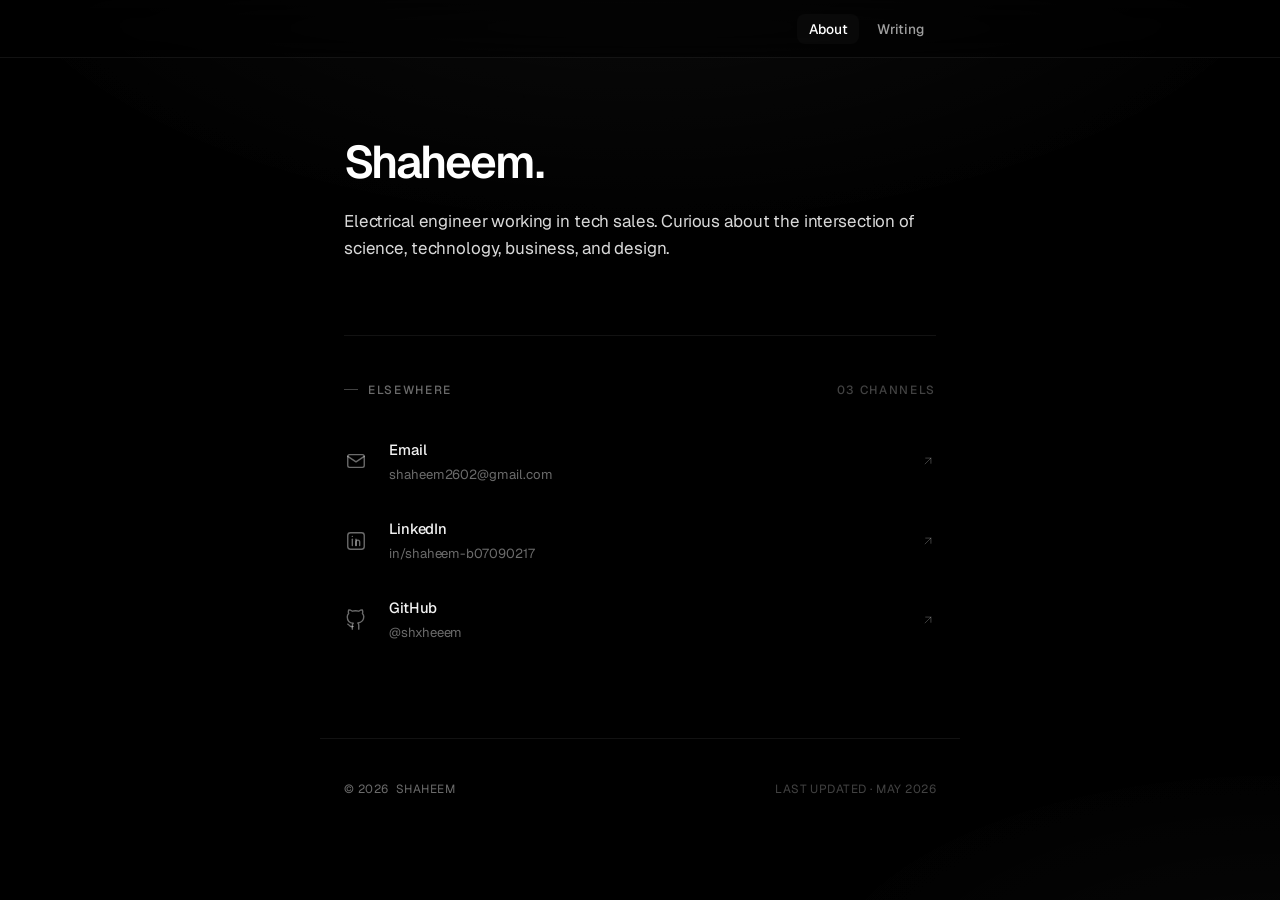
<file: index.html>
<!DOCTYPE html>
<html lang="en">
<head>
    <meta charset="UTF-8">
    <meta name="viewport" content="width=device-width, initial-scale=1.0">
    <meta name="description" content="Shaheem — electrical engineer working at the intersection of science, technology, business, and design. Based in the UK, raised in the UAE.">
    <link rel="stylesheet" href="styles.css">
    <link rel="stylesheet" href="about.css">
    <title>Shaheem</title>
</head>
<body>
    <header class="site-header">
        <div class="site-header-inner">
            <nav>
                <ul class="site-nav">
                    <li><a href="./" class="is-active">About</a></li>
                    <li><a href="./blog">Writing</a></li>
                </ul>
            </nav>
        </div>
    </header>

    <main class="shell">
        <section class="hero" data-reveal>
            <h1 class="hero-name">Shaheem.</h1>
            <p class="hero-lede">Electrical engineer working in tech sales. Curious about the intersection of science, technology, business, and design.</p>
        </section>

        <section class="section" data-reveal>
            <div class="section-head">
                <h2 class="section-label">Elsewhere</h2>
                <span class="section-aside">03 channels</span>
            </div>
            <ul class="connect-list">
                <li>
                    <a class="connect-link" href="mailto:shaheem2602@gmail.com">
                        <span class="connect-icon" aria-hidden="true">
                            <svg viewBox="0 0 24 24"><path d="M3 7l9 6 9-6"/><rect x="3" y="5" width="18" height="14" rx="2"/></svg>
                        </span>
                        <span class="connect-text">
                            <span class="connect-platform">Email</span>
                            <span class="connect-handle">shaheem2602@gmail.com</span>
                        </span>
                        <span class="connect-arrow" aria-hidden="true">
                            <svg viewBox="0 0 24 24"><path d="M7 17L17 7"/><path d="M8 7h9v9"/></svg>
                        </span>
                    </a>
                </li>
                <li>
                    <a class="connect-link" href="https://www.linkedin.com/in/shaheem-b07090217/" target="_blank" rel="noopener noreferrer">
                        <span class="connect-icon" aria-hidden="true">
                            <svg viewBox="0 0 24 24"><rect x="3" y="3" width="18" height="18" rx="3"/><path d="M8 10v7"/><path d="M8 7v.01"/><path d="M12 17v-4a2 2 0 0 1 4 0v4"/><path d="M12 10v7"/></svg>
                        </span>
                        <span class="connect-text">
                            <span class="connect-platform">LinkedIn</span>
                            <span class="connect-handle">in/shaheem-b07090217</span>
                        </span>
                        <span class="connect-arrow" aria-hidden="true">
                            <svg viewBox="0 0 24 24"><path d="M7 17L17 7"/><path d="M8 7h9v9"/></svg>
                        </span>
                    </a>
                </li>
                <li>
                    <a class="connect-link" href="https://github.com/shxheeem" target="_blank" rel="noopener noreferrer">
                        <span class="connect-icon" aria-hidden="true">
                            <svg viewBox="0 0 24 24"><path d="M9 19c-4 1.5-4-2-6-2.5"/><path d="M15 22v-4a3.5 3.5 0 0 0-1-2.7c3.3-.4 6.5-1.6 6.5-7A5.4 5.4 0 0 0 19 4.8 5 5 0 0 0 18.9 1S17.7.6 15 2.4a13.4 13.4 0 0 0-7 0C5.3.6 4.1 1 4.1 1A5 5 0 0 0 4 4.8a5.4 5.4 0 0 0-1.5 3.8c0 5.4 3.2 6.6 6.5 7A3.5 3.5 0 0 0 8 18.3V22"/></svg>
                        </span>
                        <span class="connect-text">
                            <span class="connect-platform">GitHub</span>
                            <span class="connect-handle">@shxheeem</span>
                        </span>
                        <span class="connect-arrow" aria-hidden="true">
                            <svg viewBox="0 0 24 24"><path d="M7 17L17 7"/><path d="M8 7h9v9"/></svg>
                        </span>
                    </a>
                </li>
            </ul>
        </section>
    </main>

    <footer class="site-footer">
        <p>&copy; 2026 &nbsp;Shaheem</p>
        <span class="footer-meta">Last updated &middot; May 2026</span>
    </footer>

    <script src="about.js"></script>
</body>
</html>
</file>
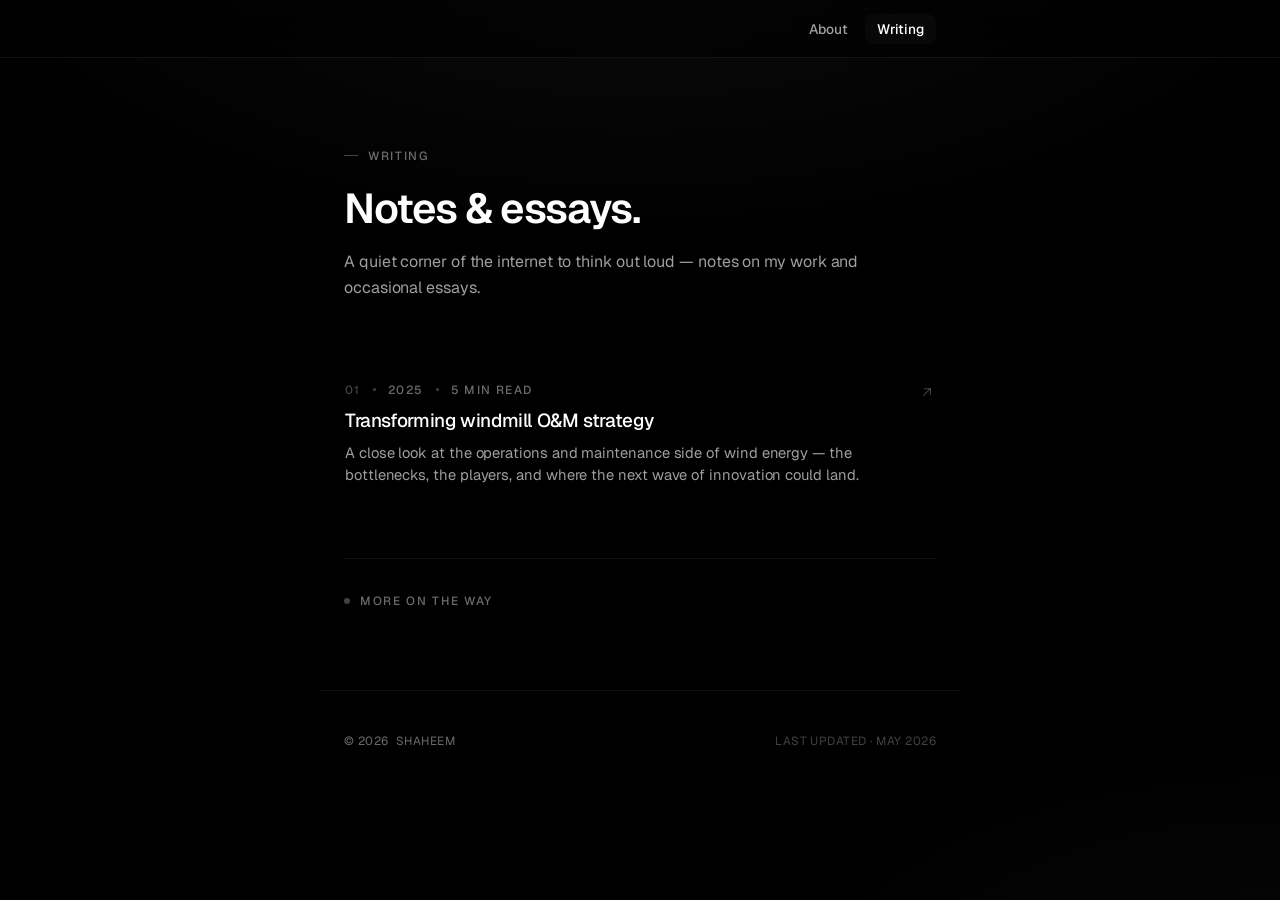
<file: blog.html>
<!DOCTYPE html>
<html lang="en">
<head>
    <meta charset="UTF-8">
    <meta name="viewport" content="width=device-width, initial-scale=1.0">
    <meta name="description" content="Writing by Shaheem — occasional notes on engineering, business, and the spaces in between.">
    <link rel="stylesheet" href="styles.css">
    <link rel="stylesheet" href="projects.css">
    <title>Writing &mdash; Shaheem</title>
</head>
<body>
    <header class="site-header">
        <div class="site-header-inner">
            <nav>
                <ul class="site-nav">
                    <li><a href="./">About</a></li>
                    <li><a href="./blog" class="is-active">Writing</a></li>
                </ul>
            </nav>
        </div>
    </header>

    <main class="shell">
        <section class="writing-intro" data-reveal>
            <p class="writing-eyebrow">Writing</p>
            <h1 class="writing-title">Notes &amp; essays.</h1>
            <p class="writing-lede">A quiet corner of the internet to think out loud &mdash; notes on my work and occasional essays.</p>
        </section>

        <ul class="post-list" data-reveal>
            <li class="post-row">
                <a class="post-link" href="./problem">
                    <span class="post-main">
                        <span class="post-meta-top">
                            <span class="post-index">01</span>
                            <span class="post-meta-dot" aria-hidden="true"></span>
                            <span>2025</span>
                            <span class="post-meta-dot" aria-hidden="true"></span>
                            <span>5 min read</span>
                        </span>
                        <span class="post-title">Transforming windmill O&amp;M strategy</span>
                        <span class="post-desc">A close look at the operations and maintenance side of wind energy &mdash; the bottlenecks, the players, and where the next wave of innovation could land.</span>
                    </span>
                    <span class="post-arrow" aria-hidden="true">
                        <svg viewBox="0 0 24 24"><path d="M7 17L17 7"/><path d="M8 7h9v9"/></svg>
                    </span>
                </a>
            </li>
        </ul>

        <p class="writing-foot">More on the way</p>
    </main>

    <footer class="site-footer">
        <p>&copy; 2026 &nbsp;Shaheem</p>
        <span class="footer-meta">Last updated &middot; May 2026</span>
    </footer>

    <script src="about.js"></script>
</body>
</html>
</file>
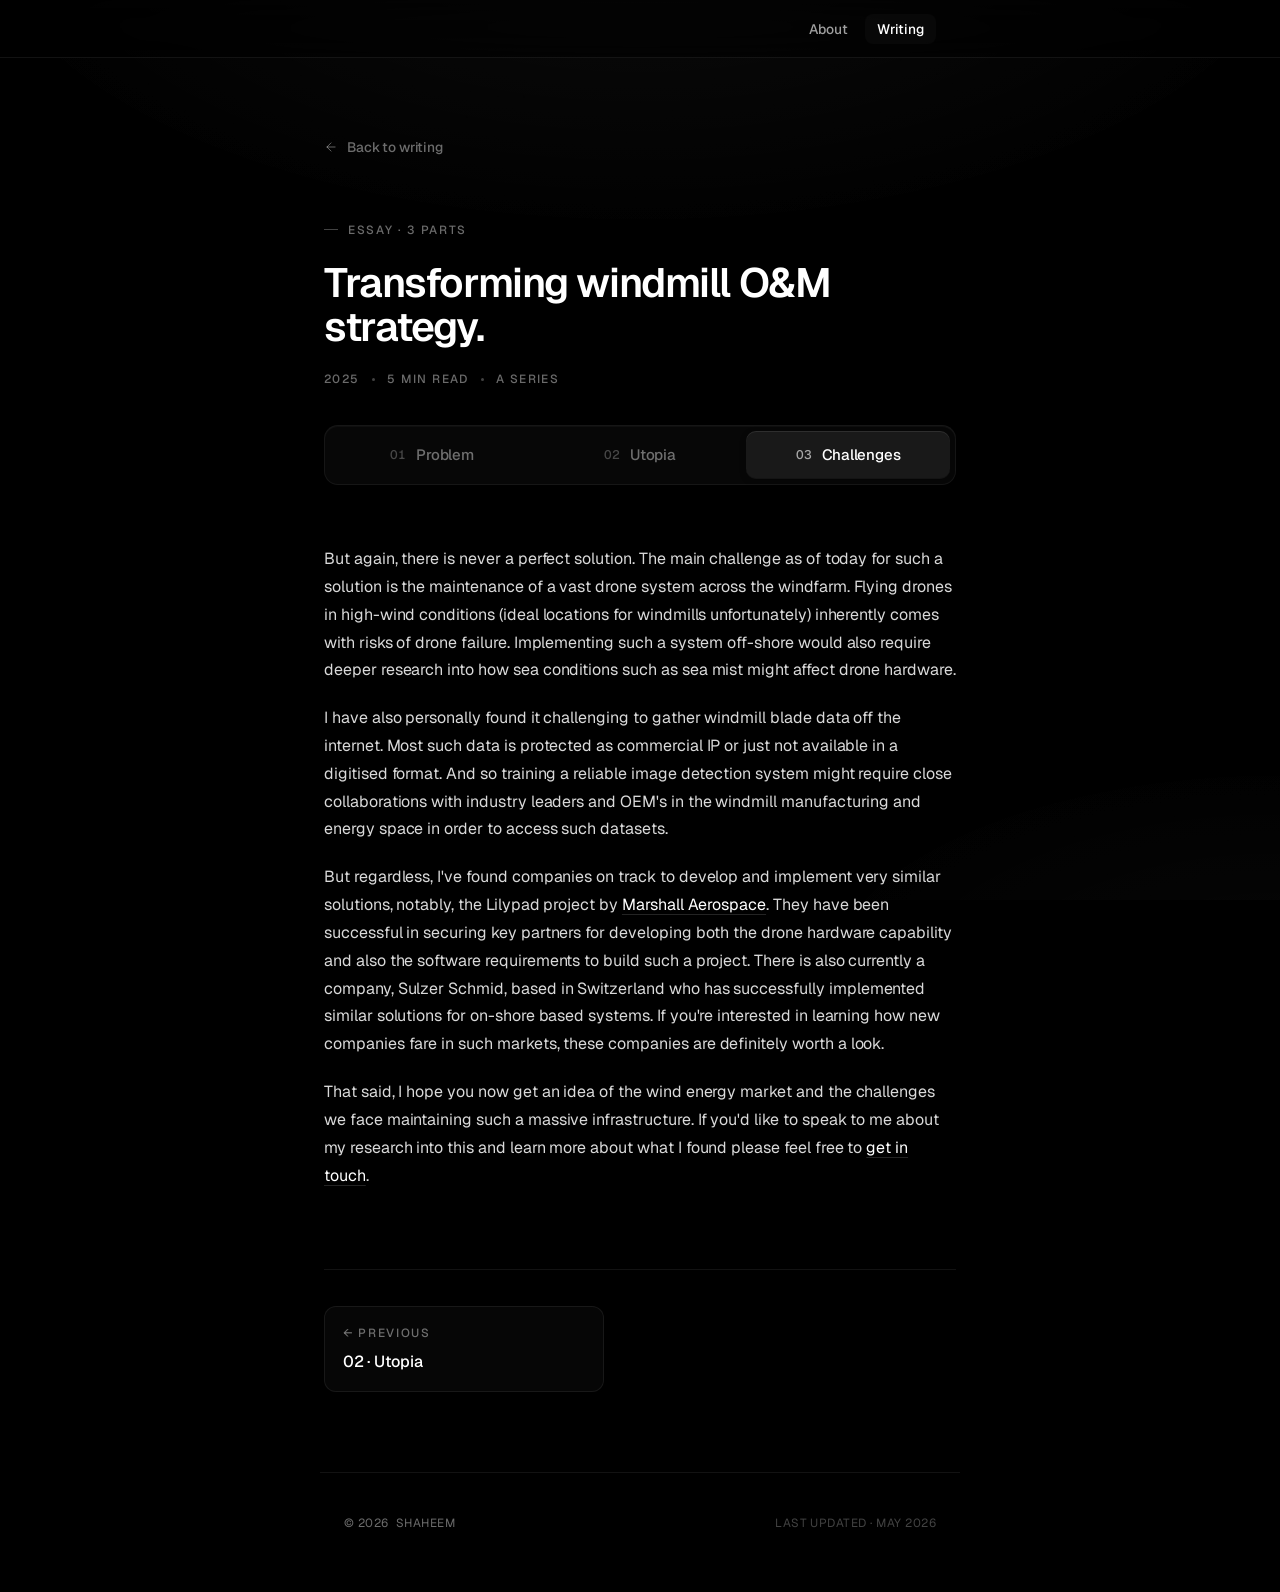
<file: challenges.html>
<!DOCTYPE html>
<html lang="en">
<head>
    <meta charset="UTF-8">
    <meta name="viewport" content="width=device-width, initial-scale=1.0">
    <meta name="description" content="The trade-offs of a drone-led approach to windmill O&M — and the companies already moving in that direction.">
    <link rel="stylesheet" href="styles.css">
    <link rel="stylesheet" href="blogs.css">
    <title>Challenges &mdash; Transforming windmill O&amp;M strategy</title>
</head>
<body>
    <header class="site-header">
        <div class="site-header-inner">
            <nav>
                <ul class="site-nav">
                    <li><a href="./">About</a></li>
                    <li><a href="./blog" class="is-active">Writing</a></li>
                </ul>
            </nav>
        </div>
    </header>

    <main class="shell post-shell">
        <a class="post-back" href="./blog" data-reveal>
            <svg viewBox="0 0 24 24" aria-hidden="true"><path d="M19 12H5"/><path d="M12 19l-7-7 7-7"/></svg>
            Back to writing
        </a>

        <article>
            <header class="post-header" data-reveal>
                <p class="post-eyebrow">Essay &middot; 3 parts</p>
                <h1 class="post-title-hero">Transforming windmill O&amp;M strategy.</h1>
                <div class="post-meta-hero">
                    <span>2025</span>
                    <span class="post-meta-dot" aria-hidden="true"></span>
                    <span>5 min read</span>
                    <span class="post-meta-dot" aria-hidden="true"></span>
                    <span>A series</span>
                </div>
            </header>

            <ul class="post-parts" data-reveal>
                <li><a class="post-part" href="./problem">
                    <span class="post-part-num">01</span>
                    <span class="post-part-name">Problem</span>
                </a></li>
                <li><a class="post-part" href="./utopia">
                    <span class="post-part-num">02</span>
                    <span class="post-part-name">Utopia</span>
                </a></li>
                <li><a class="post-part is-active" href="./challenges">
                    <span class="post-part-num">03</span>
                    <span class="post-part-name">Challenges</span>
                </a></li>
            </ul>

            <div class="prose" data-reveal>
                <p>But again, there is never a perfect solution. The main challenge as of today for such a solution is the maintenance of a vast drone system across the windfarm. Flying drones in high-wind conditions (ideal locations for windmills unfortunately) inherently comes with risks of drone failure. Implementing such a system off-shore would also require deeper research into how sea conditions such as sea mist might affect drone hardware.</p>

                <p>I have also personally found it challenging to gather windmill blade data off the internet. Most such data is protected as commercial IP or just not available in a digitised format. And so training a reliable image detection system might require close collaborations with industry leaders and OEM's in the windmill manufacturing and energy space in order to access such datasets.</p>

                <p>But regardless, I've found companies on track to develop and implement very similar solutions, notably, the Lilypad project by <a href="https://marshallgroup.com/en/news-stories/lilypad-a-logical-progression-in-uncrewed-aviation" target="_blank" rel="noopener noreferrer">Marshall Aerospace</a>. They have been successful in securing key partners for developing both the drone hardware capability and also the software requirements to build such a project. There is also currently a company, Sulzer Schmid, based in Switzerland who has successfully implemented similar solutions for on-shore based systems. If you're interested in learning how new companies fare in such markets, these companies are definitely worth a look.</p>

                <p>That said, I hope you now get an idea of the wind energy market and the challenges we face maintaining such a massive infrastructure. If you'd like to speak to me about my research into this and learn more about what I found please feel free to <a href="mailto:shaheem2602@gmail.com">get in touch</a>.</p>
            </div>

            <nav class="post-nav-foot" data-reveal>
                <a class="post-nav-link post-nav-prev" href="./utopia">
                    <span class="post-nav-label">&larr; Previous</span>
                    <span class="post-nav-title">02 &middot; Utopia</span>
                </a>
            </nav>
        </article>
    </main>

    <footer class="site-footer">
        <p>&copy; 2026 &nbsp;Shaheem</p>
        <span class="footer-meta">Last updated &middot; May 2026</span>
    </footer>

    <script src="about.js"></script>
</body>
</html>
</file>
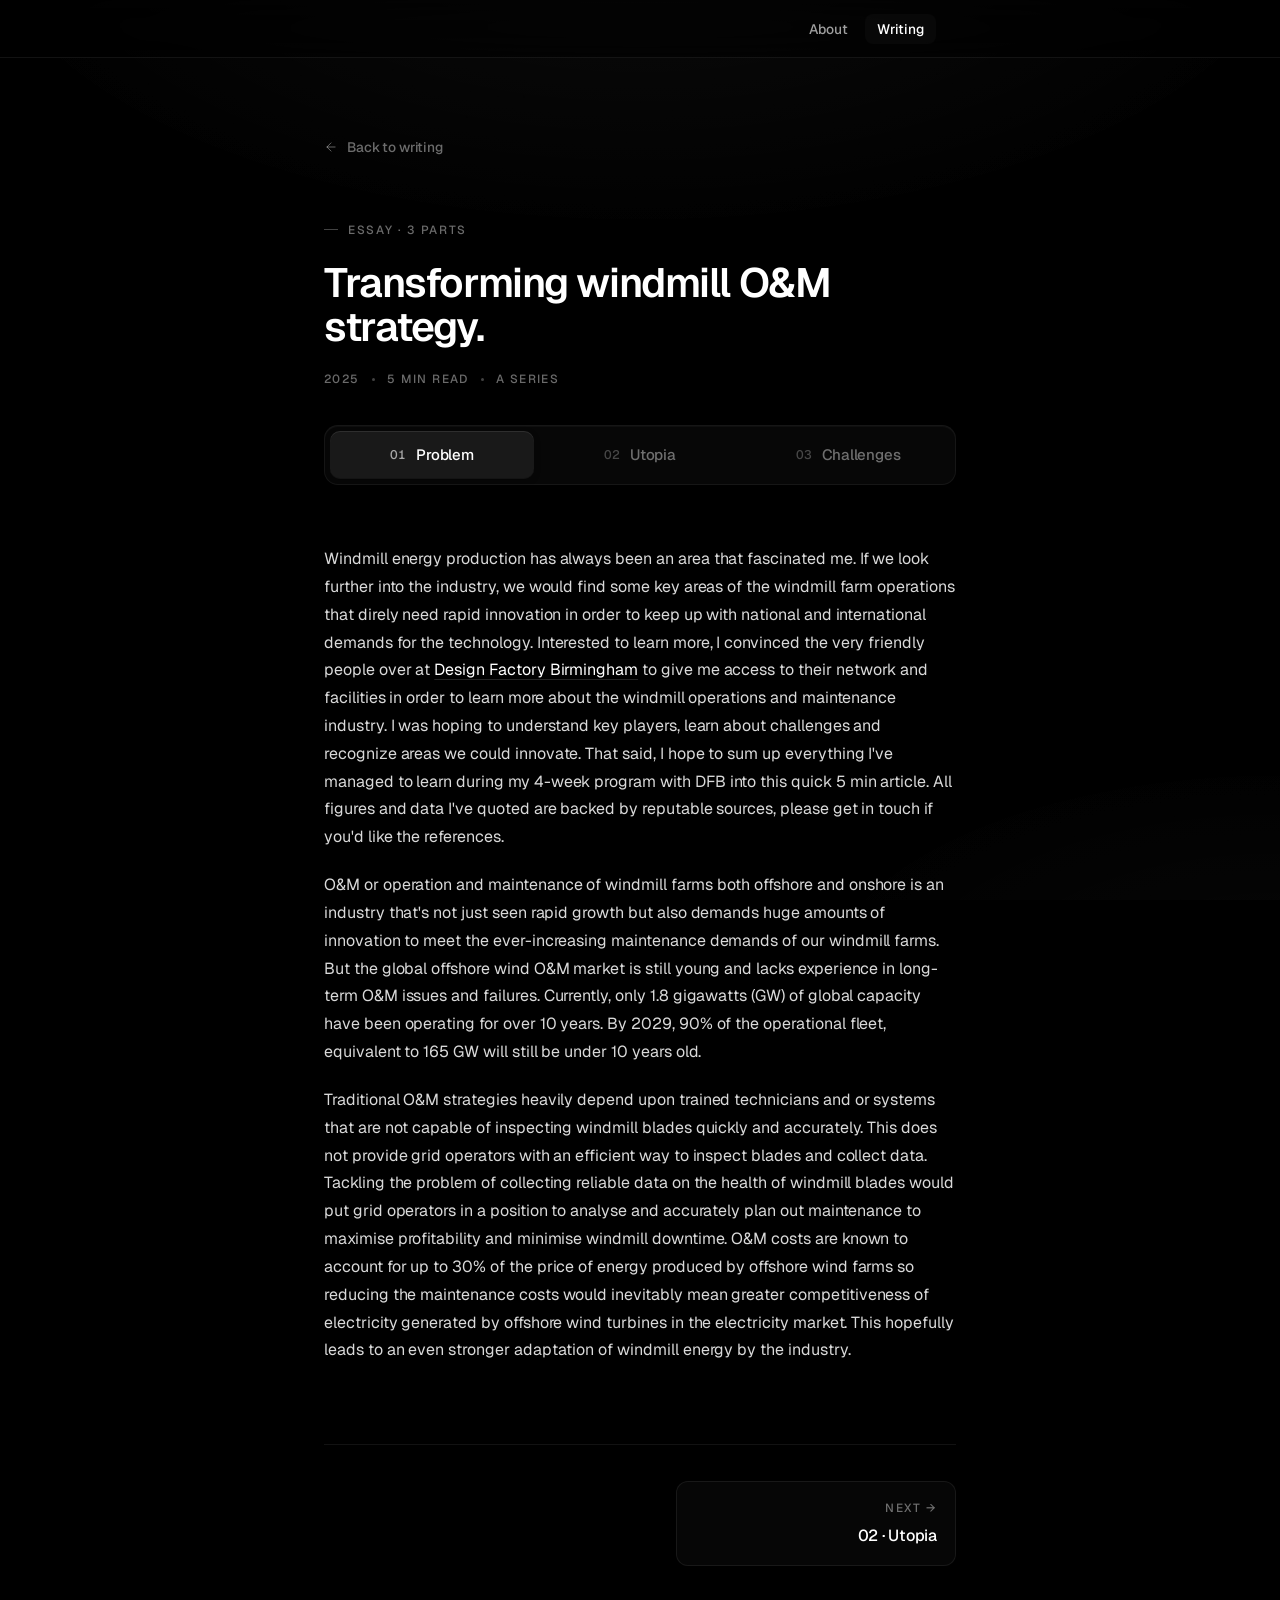
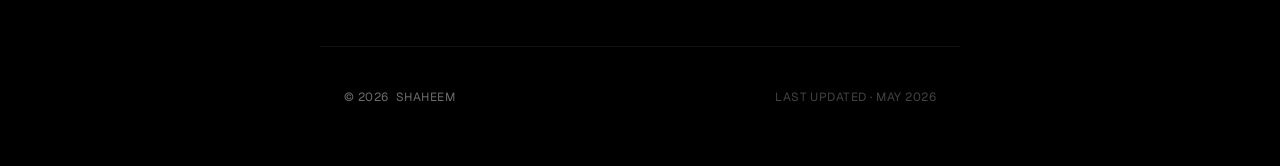
<file: problem.html>
<!DOCTYPE html>
<html lang="en">
<head>
    <meta charset="UTF-8">
    <meta name="viewport" content="width=device-width, initial-scale=1.0">
    <meta name="description" content="A close look at the operations and maintenance side of wind energy — the bottlenecks, the players, and where the next wave of innovation could land.">
    <link rel="stylesheet" href="styles.css">
    <link rel="stylesheet" href="blogs.css">
    <title>Problem &mdash; Transforming windmill O&amp;M strategy</title>
</head>
<body>
    <header class="site-header">
        <div class="site-header-inner">
            <nav>
                <ul class="site-nav">
                    <li><a href="./">About</a></li>
                    <li><a href="./blog" class="is-active">Writing</a></li>
                </ul>
            </nav>
        </div>
    </header>

    <main class="shell post-shell">
        <a class="post-back" href="./blog" data-reveal>
            <svg viewBox="0 0 24 24" aria-hidden="true"><path d="M19 12H5"/><path d="M12 19l-7-7 7-7"/></svg>
            Back to writing
        </a>

        <article>
            <header class="post-header" data-reveal>
                <p class="post-eyebrow">Essay &middot; 3 parts</p>
                <h1 class="post-title-hero">Transforming windmill O&amp;M strategy.</h1>
                <div class="post-meta-hero">
                    <span>2025</span>
                    <span class="post-meta-dot" aria-hidden="true"></span>
                    <span>5 min read</span>
                    <span class="post-meta-dot" aria-hidden="true"></span>
                    <span>A series</span>
                </div>
            </header>

            <ul class="post-parts" data-reveal>
                <li><a class="post-part is-active" href="./problem">
                    <span class="post-part-num">01</span>
                    <span class="post-part-name">Problem</span>
                </a></li>
                <li><a class="post-part" href="./utopia">
                    <span class="post-part-num">02</span>
                    <span class="post-part-name">Utopia</span>
                </a></li>
                <li><a class="post-part" href="./challenges">
                    <span class="post-part-num">03</span>
                    <span class="post-part-name">Challenges</span>
                </a></li>
            </ul>

            <div class="prose" data-reveal>
                <p>Windmill energy production has always been an area that fascinated me. If we look further into the industry, we would find some key areas of the windmill farm operations that direly need rapid innovation in order to keep up with national and international demands for the technology. Interested to learn more, I convinced the very friendly people over at <a href="https://www.aston.ac.uk/business/design-factory-birmingham" target="_blank" rel="noopener noreferrer">Design Factory Birmingham</a> to give me access to their network and facilities in order to learn more about the windmill operations and maintenance industry. I was hoping to understand key players, learn about challenges and recognize areas we could innovate. That said, I hope to sum up everything I've managed to learn during my 4-week program with DFB into this quick 5 min article. All figures and data I've quoted are backed by reputable sources, please get in touch if you'd like the references.</p>

                <p>O&amp;M or operation and maintenance of windmill farms both offshore and onshore is an industry that's not just seen rapid growth but also demands huge amounts of innovation to meet the ever-increasing maintenance demands of our windmill farms. But the global offshore wind O&amp;M market is still young and lacks experience in long-term O&amp;M issues and failures. Currently, only 1.8 gigawatts (GW) of global capacity have been operating for over 10 years. By 2029, 90% of the operational fleet, equivalent to 165 GW will still be under 10 years old.</p>

                <p>Traditional O&amp;M strategies heavily depend upon trained technicians and or systems that are not capable of inspecting windmill blades quickly and accurately. This does not provide grid operators with an efficient way to inspect blades and collect data. Tackling the problem of collecting reliable data on the health of windmill blades would put grid operators in a position to analyse and accurately plan out maintenance to maximise profitability and minimise windmill downtime. O&amp;M costs are known to account for up to 30% of the price of energy produced by offshore wind farms so reducing the maintenance costs would inevitably mean greater competitiveness of electricity generated by offshore wind turbines in the electricity market. This hopefully leads to an even stronger adaptation of windmill energy by the industry.</p>
            </div>

            <nav class="post-nav-foot" data-reveal>
                <a class="post-nav-link post-nav-next" href="./utopia">
                    <span class="post-nav-label">Next &rarr;</span>
                    <span class="post-nav-title">02 &middot; Utopia</span>
                </a>
            </nav>
        </article>
    </main>

    <footer class="site-footer">
        <p>&copy; 2026 &nbsp;Shaheem</p>
        <span class="footer-meta">Last updated &middot; May 2026</span>
    </footer>

    <script src="about.js"></script>
</body>
</html>
</file>
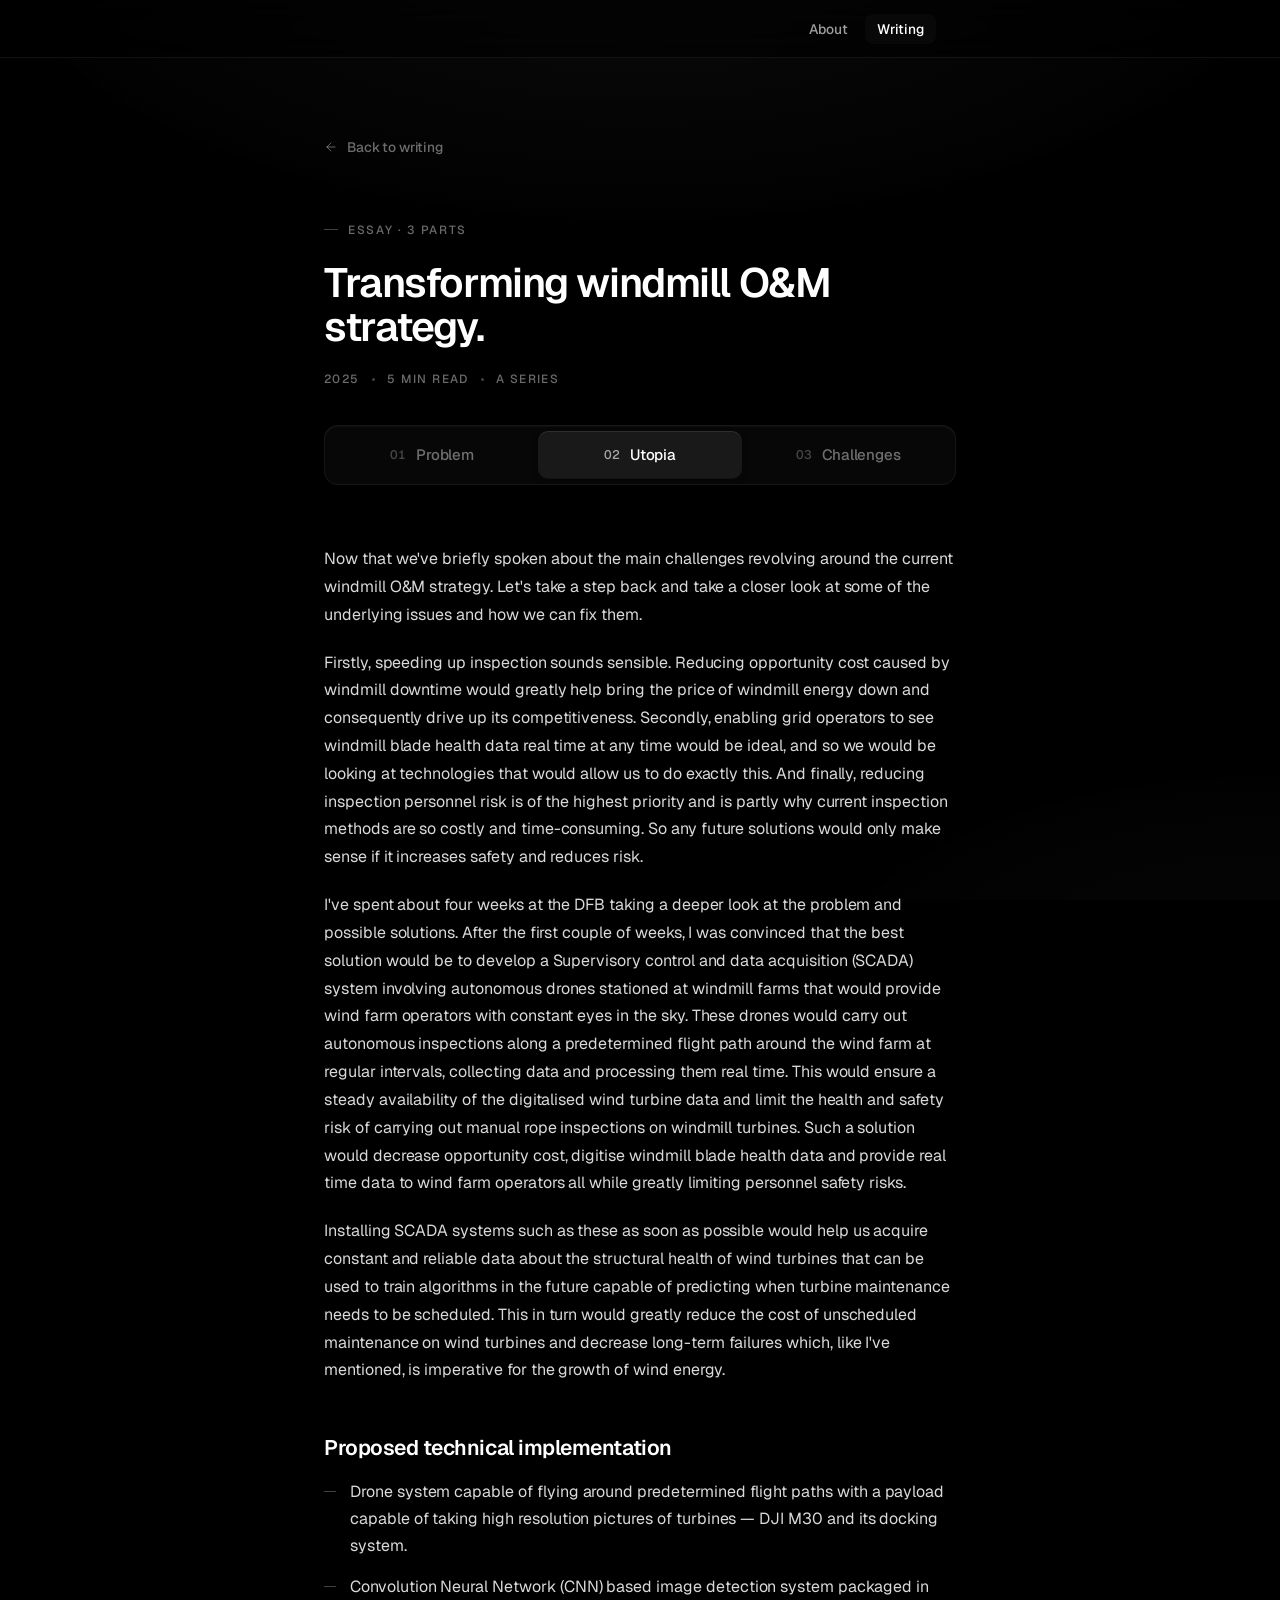
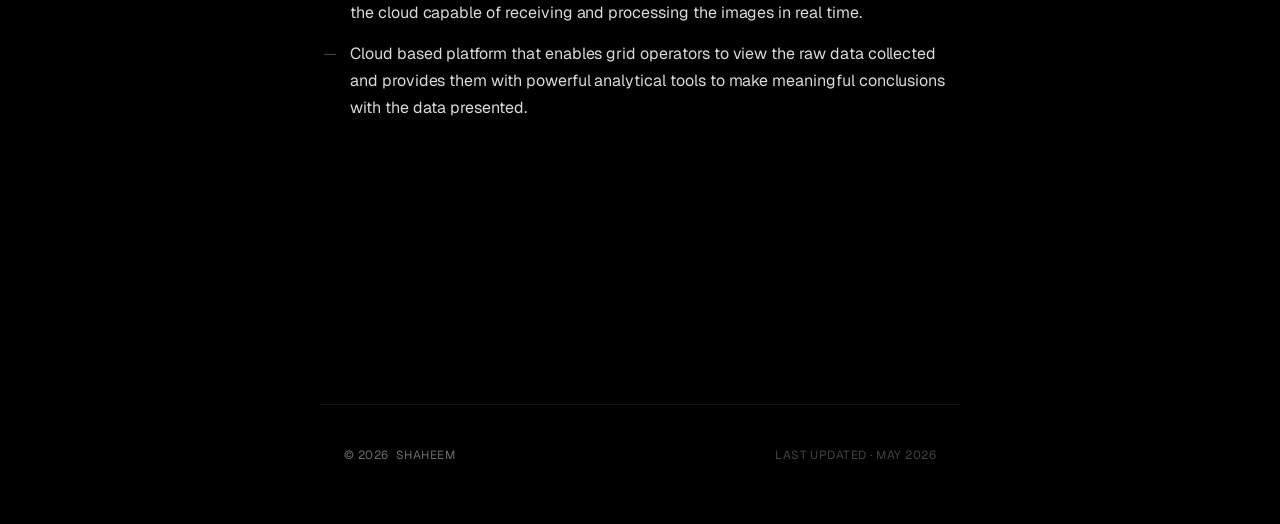
<file: utopia.html>
<!DOCTYPE html>
<html lang="en">
<head>
    <meta charset="UTF-8">
    <meta name="viewport" content="width=device-width, initial-scale=1.0">
    <meta name="description" content="Imagining a SCADA-led, drone-based future for windmill operations and maintenance.">
    <link rel="stylesheet" href="styles.css">
    <link rel="stylesheet" href="blogs.css">
    <title>Utopia &mdash; Transforming windmill O&amp;M strategy</title>
</head>
<body>
    <header class="site-header">
        <div class="site-header-inner">
            <nav>
                <ul class="site-nav">
                    <li><a href="./">About</a></li>
                    <li><a href="./blog" class="is-active">Writing</a></li>
                </ul>
            </nav>
        </div>
    </header>

    <main class="shell post-shell">
        <a class="post-back" href="./blog" data-reveal>
            <svg viewBox="0 0 24 24" aria-hidden="true"><path d="M19 12H5"/><path d="M12 19l-7-7 7-7"/></svg>
            Back to writing
        </a>

        <article>
            <header class="post-header" data-reveal>
                <p class="post-eyebrow">Essay &middot; 3 parts</p>
                <h1 class="post-title-hero">Transforming windmill O&amp;M strategy.</h1>
                <div class="post-meta-hero">
                    <span>2025</span>
                    <span class="post-meta-dot" aria-hidden="true"></span>
                    <span>5 min read</span>
                    <span class="post-meta-dot" aria-hidden="true"></span>
                    <span>A series</span>
                </div>
            </header>

            <ul class="post-parts" data-reveal>
                <li><a class="post-part" href="./problem">
                    <span class="post-part-num">01</span>
                    <span class="post-part-name">Problem</span>
                </a></li>
                <li><a class="post-part is-active" href="./utopia">
                    <span class="post-part-num">02</span>
                    <span class="post-part-name">Utopia</span>
                </a></li>
                <li><a class="post-part" href="./challenges">
                    <span class="post-part-num">03</span>
                    <span class="post-part-name">Challenges</span>
                </a></li>
            </ul>

            <div class="prose" data-reveal>
                <p>Now that we've briefly spoken about the main challenges revolving around the current windmill O&amp;M strategy. Let's take a step back and take a closer look at some of the underlying issues and how we can fix them.</p>

                <p>Firstly, speeding up inspection sounds sensible. Reducing opportunity cost caused by windmill downtime would greatly help bring the price of windmill energy down and consequently drive up its competitiveness. Secondly, enabling grid operators to see windmill blade health data real time at any time would be ideal, and so we would be looking at technologies that would allow us to do exactly this. And finally, reducing inspection personnel risk is of the highest priority and is partly why current inspection methods are so costly and time-consuming. So any future solutions would only make sense if it increases safety and reduces risk.</p>

                <p>I've spent about four weeks at the DFB taking a deeper look at the problem and possible solutions. After the first couple of weeks, I was convinced that the best solution would be to develop a Supervisory control and data acquisition (SCADA) system involving autonomous drones stationed at windmill farms that would provide wind farm operators with constant eyes in the sky. These drones would carry out autonomous inspections along a predetermined flight path around the wind farm at regular intervals, collecting data and processing them real time. This would ensure a steady availability of the digitalised wind turbine data and limit the health and safety risk of carrying out manual rope inspections on windmill turbines. Such a solution would decrease opportunity cost, digitise windmill blade health data and provide real time data to wind farm operators all while greatly limiting personnel safety risks.</p>

                <p>Installing SCADA systems such as these as soon as possible would help us acquire constant and reliable data about the structural health of wind turbines that can be used to train algorithms in the future capable of predicting when turbine maintenance needs to be scheduled. This in turn would greatly reduce the cost of unscheduled maintenance on wind turbines and decrease long-term failures which, like I've mentioned, is imperative for the growth of wind energy.</p>

                <h2>Proposed technical implementation</h2>

                <ul>
                    <li>Drone system capable of flying around predetermined flight paths with a payload capable of taking high resolution pictures of turbines &mdash; DJI M30 and its docking system.</li>
                    <li>Convolution Neural Network (CNN) based image detection system packaged in the cloud capable of receiving and processing the images in real time.</li>
                    <li>Cloud based platform that enables grid operators to view the raw data collected and provides them with powerful analytical tools to make meaningful conclusions with the data presented.</li>
                </ul>
            </div>

            <nav class="post-nav-foot" data-reveal>
                <a class="post-nav-link post-nav-prev" href="./problem">
                    <span class="post-nav-label">&larr; Previous</span>
                    <span class="post-nav-title">01 &middot; Problem</span>
                </a>
                <a class="post-nav-link post-nav-next" href="./challenges">
                    <span class="post-nav-label">Next &rarr;</span>
                    <span class="post-nav-title">03 &middot; Challenges</span>
                </a>
            </nav>
        </article>
    </main>

    <footer class="site-footer">
        <p>&copy; 2026 &nbsp;Shaheem</p>
        <span class="footer-meta">Last updated &middot; May 2026</span>
    </footer>

    <script src="about.js"></script>
</body>
</html>
</file>
<file: styles.css>
/* ===== Fonts ===== */
@import url('https://fonts.googleapis.com/css2?family=Geist:wght@300;400;500;600;700&display=swap');

/* ===== Design Tokens ===== */
:root {
    --bg: #000000;
    --bg-elev: #0a0a0a;
    --text: #ffffff;
    --text-95: rgba(255, 255, 255, 0.95);
    --text-85: rgba(255, 255, 255, 0.85);
    --text-65: rgba(255, 255, 255, 0.62);
    --text-45: rgba(255, 255, 255, 0.42);
    --text-30: rgba(255, 255, 255, 0.26);
    --text-15: rgba(255, 255, 255, 0.14);
    --rule: rgba(255, 255, 255, 0.07);
    --rule-strong: rgba(255, 255, 255, 0.14);
    --surface: rgba(255, 255, 255, 0.025);
    --surface-hover: rgba(255, 255, 255, 0.05);

    --font-sans: 'Geist', -apple-system, BlinkMacSystemFont, 'Segoe UI', sans-serif;
    --font-meta: 'Geist', -apple-system, BlinkMacSystemFont, 'Segoe UI', sans-serif;

    --measure: 640px;
    --radius: 14px;
    --radius-sm: 10px;
}

*, *::before, *::after {
    box-sizing: border-box;
    margin: 0;
    padding: 0;
}

html {
    scroll-behavior: smooth;
}

body {
    background-color: var(--bg);
    color: var(--text-85);
    font-family: var(--font-sans);
    font-weight: 400;
    font-size: 15.5px;
    line-height: 1.62;
    letter-spacing: -0.005em;
    -webkit-font-smoothing: antialiased;
    -moz-osx-font-smoothing: grayscale;
    overflow-x: hidden;
    text-rendering: optimizeLegibility;
}

/* Ambient depth — very faint white radials */
body::before {
    content: "";
    position: fixed;
    inset: 0;
    background:
        radial-gradient(ellipse 90% 60% at 50% -10%, rgba(255, 255, 255, 0.045), transparent 60%),
        radial-gradient(ellipse 60% 40% at 100% 110%, rgba(255, 255, 255, 0.022), transparent 65%);
    pointer-events: none;
    z-index: 0;
}

/* Subtle grain texture for craft */
body::after {
    content: "";
    position: fixed;
    inset: 0;
    opacity: 0.04;
    background-image: url("data:image/svg+xml,%3Csvg viewBox='0 0 200 200' xmlns='http://www.w3.org/2000/svg'%3E%3Cfilter id='n'%3E%3CfeTurbulence type='fractalNoise' baseFrequency='0.85' numOctaves='3' stitchTiles='stitch'/%3E%3CfeColorMatrix values='0 0 0 0 1 0 0 0 0 1 0 0 0 0 1 0 0 0 0.6 0'/%3E%3C/filter%3E%3Crect width='100%25' height='100%25' filter='url(%23n)'/%3E%3C/svg%3E");
    pointer-events: none;
    z-index: 0;
    mix-blend-mode: overlay;
}

body > * { position: relative; z-index: 1; }
body > header { z-index: 100; }

a {
    color: inherit;
    text-decoration: none;
}

::selection {
    background: rgba(255, 255, 255, 0.18);
    color: var(--text);
}

::-webkit-scrollbar { width: 6px; }
::-webkit-scrollbar-track { background: transparent; }
::-webkit-scrollbar-thumb { background: rgba(255, 255, 255, 0.08); border-radius: 3px; }
::-webkit-scrollbar-thumb:hover { background: rgba(255, 255, 255, 0.18); }

/* ===== Header ===== */
.site-header {
    position: fixed;
    top: 0;
    left: 0;
    right: 0;
    z-index: 100;
    background: rgba(0, 0, 0, 0.55);
    backdrop-filter: blur(18px) saturate(140%);
    -webkit-backdrop-filter: blur(18px) saturate(140%);
    border-bottom: 1px solid var(--rule);
}

.site-header-inner {
    max-width: var(--measure);
    margin: 0 auto;
    padding: 16px 24px;
    display: flex;
    align-items: center;
    justify-content: flex-end;
}

.site-nav {
    display: flex;
    gap: 6px;
    list-style: none;
}

.site-nav a {
    font-family: var(--font-sans);
    font-weight: 500;
    font-size: 0.86rem;
    color: var(--text-65);
    padding: 6px 12px;
    border-radius: 8px;
    transition: color 0.22s ease, background 0.22s ease;
    letter-spacing: -0.005em;
}

.site-nav a:hover {
    color: var(--text);
    background: var(--surface);
}

.site-nav a.is-active {
    color: var(--text);
    background: var(--surface);
}

/* ===== Layout shell ===== */
.shell {
    max-width: var(--measure);
    margin: 0 auto;
    padding: 130px 24px 80px;
}

/* ===== Reveal on scroll ===== */
[data-reveal] {
    opacity: 0;
    transform: translateY(12px);
    transition: opacity 0.7s cubic-bezier(0.16, 1, 0.3, 1),
                transform 0.7s cubic-bezier(0.16, 1, 0.3, 1);
}

[data-reveal].is-visible {
    opacity: 1;
    transform: translateY(0);
}

/* ===== Footer ===== */
.site-footer {
    max-width: var(--measure);
    margin: 0 auto;
    padding: 40px 24px 60px;
    border-top: 1px solid var(--rule);
    display: flex;
    align-items: center;
    justify-content: space-between;
    gap: 16px;
    flex-wrap: wrap;
}

.site-footer p,
.site-footer span {
    font-family: var(--font-meta);
    font-size: 0.74rem;
    font-weight: 400;
    color: var(--text-45);
    letter-spacing: 0.04em;
    text-transform: uppercase;
}

.site-footer .footer-meta {
    color: var(--text-30);
}

/* ===== Responsive ===== */
@media (max-width: 600px) {
    body { font-size: 15px; }
    .shell { padding: 100px 22px 60px; }
    .site-header-inner { padding: 14px 22px; }
    .site-nav { gap: 2px; }
    .site-nav a { font-size: 0.8125rem; padding: 5px 10px; }
    .site-footer { padding: 32px 22px 48px; }
    .site-footer p, .site-footer span { font-size: 0.7rem; }
}
</file>
<file: about.css>
/* ===== Hero ===== */
.hero {
    margin-bottom: 72px;
    padding-top: 8px;
}

.hero-name {
    font-family: var(--font-sans);
    font-weight: 600;
    font-size: clamp(2.1rem, 5.6vw, 2.85rem);
    line-height: 1.05;
    letter-spacing: -0.035em;
    color: var(--text);
    margin-bottom: 22px;
}

.hero-lede {
    font-family: var(--font-sans);
    font-weight: 400;
    font-size: 1.06rem;
    line-height: 1.62;
    color: var(--text-85);
    max-width: 56ch;
    margin-bottom: 20px;
    letter-spacing: -0.008em;
}

.hero-lede.muted {
    color: var(--text-65);
    margin-bottom: 28px;
}

/* ===== Section ===== */
.section {
    padding-top: 44px;
    border-top: 1px solid var(--rule);
    margin-bottom: 44px;
}

.section:last-of-type { margin-bottom: 0; }

.section-head {
    display: flex;
    align-items: center;
    justify-content: space-between;
    margin-bottom: 24px;
    gap: 16px;
}

.section-label {
    font-family: var(--font-meta);
    font-size: 0.74rem;
    font-weight: 500;
    letter-spacing: 0.14em;
    text-transform: uppercase;
    color: var(--text-45);
    display: inline-flex;
    align-items: center;
    gap: 10px;
}

.section-label::before {
    content: "";
    width: 14px;
    height: 1px;
    background: var(--text-30);
    display: inline-block;
}

.section-aside {
    font-family: var(--font-meta);
    font-size: 0.74rem;
    font-weight: 500;
    letter-spacing: 0.14em;
    text-transform: uppercase;
    color: var(--text-30);
}

/* ===== Connect / Elsewhere ===== */
.connect-list {
    list-style: none;
    display: flex;
    flex-direction: column;
    gap: 2px;
}

.connect-link {
    display: grid;
    grid-template-columns: 28px 1fr auto;
    align-items: center;
    gap: 16px;
    padding: 14px 14px 14px 12px;
    margin: 0 -14px 0 -12px;
    border-radius: var(--radius-sm);
    color: var(--text-65);
    border: 1px solid transparent;
    transition: color 0.22s ease,
                background 0.22s ease,
                border-color 0.22s ease,
                transform 0.3s cubic-bezier(0.16, 1, 0.3, 1);
}

.connect-link:hover {
    color: var(--text);
    background: var(--surface);
    border-color: var(--rule);
    transform: translateX(2px);
}

.connect-icon {
    width: 22px;
    height: 22px;
    color: var(--text-45);
    display: inline-flex;
    align-items: center;
    justify-content: center;
    transition: color 0.22s ease;
}

.connect-link:hover .connect-icon {
    color: var(--text-95);
}

.connect-icon svg {
    width: 100%;
    height: 100%;
    stroke: currentColor;
    fill: none;
    stroke-width: 1.5;
    stroke-linecap: round;
    stroke-linejoin: round;
}

.connect-text {
    display: flex;
    flex-direction: column;
    gap: 2px;
    min-width: 0;
}

.connect-platform {
    font-family: var(--font-sans);
    font-size: 0.92rem;
    font-weight: 500;
    color: var(--text-95);
    letter-spacing: -0.008em;
}

.connect-handle {
    font-family: var(--font-sans);
    font-size: 0.82rem;
    font-weight: 400;
    color: var(--text-45);
    letter-spacing: -0.005em;
    overflow: hidden;
    text-overflow: ellipsis;
    white-space: nowrap;
}

.connect-link:hover .connect-handle { color: var(--text-65); }

.connect-arrow {
    color: var(--text-30);
    transition: color 0.22s ease, transform 0.3s cubic-bezier(0.16, 1, 0.3, 1);
    display: inline-flex;
    align-items: center;
    justify-content: center;
    flex-shrink: 0;
}

.connect-arrow svg {
    width: 14px;
    height: 14px;
    stroke: currentColor;
    fill: none;
    stroke-width: 1.6;
    stroke-linecap: round;
    stroke-linejoin: round;
}

.connect-link:hover .connect-arrow {
    color: var(--text);
    transform: translate(3px, -3px);
}

/* ===== Responsive ===== */
@media (max-width: 600px) {
    .hero { margin-bottom: 56px; }
    .hero-lede { font-size: 1rem; }
    .section { padding-top: 36px; margin-bottom: 36px; }
    .connect-link {
        grid-template-columns: 24px 1fr auto;
        gap: 14px;
        padding: 12px;
        margin: 0 -12px;
    }
    .connect-icon { width: 20px; height: 20px; }
    .connect-platform { font-size: 0.88rem; }
    .connect-handle { font-size: 0.72rem; }
}
</file>
<file: projects.css>
/* ===== Writing intro ===== */
.writing-intro {
    margin-bottom: 56px;
    padding-top: 8px;
}

.writing-eyebrow {
    display: inline-flex;
    align-items: center;
    gap: 10px;
    font-family: var(--font-meta);
    font-size: 0.74rem;
    font-weight: 500;
    letter-spacing: 0.14em;
    text-transform: uppercase;
    color: var(--text-45);
    margin-bottom: 22px;
}

.writing-eyebrow::before {
    content: "";
    width: 14px;
    height: 1px;
    background: var(--text-30);
}

.writing-title {
    font-family: var(--font-sans);
    font-weight: 600;
    font-size: clamp(2rem, 5.2vw, 2.6rem);
    line-height: 1.05;
    letter-spacing: -0.035em;
    color: var(--text);
    margin-bottom: 18px;
}

.writing-lede {
    font-family: var(--font-sans);
    font-weight: 400;
    font-size: 1rem;
    line-height: 1.62;
    color: var(--text-65);
    max-width: 54ch;
    letter-spacing: -0.005em;
}

/* ===== Post cards ===== */
.post-list {
    list-style: none;
    display: flex;
    flex-direction: column;
    gap: 2px;
    margin: 0 -16px;
}

.post-row { display: block; }

.post-link {
    display: grid;
    grid-template-columns: 1fr auto;
    align-items: start;
    gap: 16px 24px;
    padding: 22px 16px;
    border-radius: var(--radius);
    border: 1px solid transparent;
    color: var(--text-85);
    transition: background 0.25s ease,
                border-color 0.25s ease,
                transform 0.35s cubic-bezier(0.16, 1, 0.3, 1);
}

.post-link:hover {
    background: var(--surface);
    border-color: var(--rule);
    transform: translateY(-2px);
}

.post-main {
    min-width: 0;
    display: block;
}

.post-main > * {
    display: block;
}

.post-main > .post-meta-top {
    display: flex;
}

.post-meta-top {
    display: flex;
    align-items: center;
    gap: 12px;
    margin-bottom: 10px;
    font-family: var(--font-meta);
    font-size: 0.74rem;
    font-weight: 500;
    color: var(--text-45);
    letter-spacing: 0.12em;
    text-transform: uppercase;
}

.post-index {
    color: var(--text-30);
}

.post-meta-dot {
    width: 3px;
    height: 3px;
    border-radius: 50%;
    background: var(--text-30);
    display: inline-block;
}

.post-title {
    font-family: var(--font-sans);
    font-weight: 500;
    font-size: 1.18rem;
    line-height: 1.32;
    color: var(--text);
    letter-spacing: -0.02em;
    margin-bottom: 8px;
}

.post-link:hover .post-title { color: var(--text); }

.post-desc {
    font-family: var(--font-sans);
    font-weight: 400;
    font-size: 0.92rem;
    line-height: 1.55;
    color: var(--text-65);
    letter-spacing: -0.005em;
    max-width: 52ch;
}

.post-arrow {
    color: var(--text-30);
    transition: color 0.25s ease, transform 0.35s cubic-bezier(0.16, 1, 0.3, 1);
    display: inline-flex;
    align-items: center;
    justify-content: center;
    padding-top: 4px;
    flex-shrink: 0;
}

.post-arrow svg {
    width: 16px;
    height: 16px;
    stroke: currentColor;
    fill: none;
    stroke-width: 1.6;
    stroke-linecap: round;
    stroke-linejoin: round;
}

.post-link:hover .post-arrow {
    color: var(--text);
    transform: translate(3px, -3px);
}

/* ===== Foot ===== */
.writing-foot {
    margin-top: 48px;
    padding-top: 32px;
    border-top: 1px solid var(--rule);
    display: flex;
    align-items: center;
    gap: 10px;
    font-family: var(--font-meta);
    font-size: 0.74rem;
    font-weight: 500;
    letter-spacing: 0.14em;
    text-transform: uppercase;
    color: var(--text-45);
}

.writing-foot::before {
    content: "";
    width: 6px;
    height: 6px;
    border-radius: 50%;
    background: var(--text-30);
    display: inline-block;
}

/* ===== Responsive ===== */
@media (max-width: 600px) {
    .writing-intro { margin-bottom: 44px; }
    .post-list { margin: 0 -12px; }
    .post-link {
        padding: 18px 12px;
        gap: 12px 16px;
    }
    .post-title { font-size: 1.06rem; }
    .post-desc { font-size: 0.86rem; }
}
</file>
<file: blogs.css>
/* ===== Post page shell ===== */
.post-shell {
    max-width: 680px;
}

/* ===== Back to writing ===== */
.post-back {
    display: inline-flex;
    align-items: center;
    gap: 9px;
    font-family: var(--font-sans);
    font-size: 0.86rem;
    font-weight: 500;
    letter-spacing: -0.01em;
    color: var(--text-45);
    margin-bottom: 48px;
    padding: 6px 12px 6px 10px;
    border-radius: 8px;
    transition: color 0.22s ease, background 0.22s ease, transform 0.3s cubic-bezier(0.16, 1, 0.3, 1);
    margin-left: -10px;
}

.post-back:hover {
    color: var(--text);
    background: var(--surface);
    transform: translateX(-2px);
}

.post-back svg {
    width: 14px;
    height: 14px;
    stroke: currentColor;
    fill: none;
    stroke-width: 1.6;
    stroke-linecap: round;
    stroke-linejoin: round;
    transition: transform 0.3s cubic-bezier(0.16, 1, 0.3, 1);
}

.post-back:hover svg {
    transform: translateX(-3px);
}

/* ===== Post hero ===== */
.post-header {
    margin-bottom: 36px;
}

.post-eyebrow {
    display: inline-flex;
    align-items: center;
    gap: 10px;
    font-family: var(--font-meta);
    font-size: 0.74rem;
    font-weight: 500;
    letter-spacing: 0.14em;
    text-transform: uppercase;
    color: var(--text-45);
    margin-bottom: 22px;
}

.post-eyebrow::before {
    content: "";
    width: 14px;
    height: 1px;
    background: var(--text-30);
}

.post-title-hero {
    font-family: var(--font-sans);
    font-weight: 600;
    font-size: clamp(2rem, 5.2vw, 2.55rem);
    line-height: 1.08;
    letter-spacing: -0.035em;
    color: var(--text);
    margin-bottom: 20px;
}

.post-meta-hero {
    display: flex;
    align-items: center;
    gap: 12px;
    font-family: var(--font-meta);
    font-size: 0.74rem;
    font-weight: 500;
    color: var(--text-45);
    letter-spacing: 0.12em;
    text-transform: uppercase;
    flex-wrap: wrap;
}

.post-meta-hero .post-meta-dot {
    width: 3px;
    height: 3px;
    border-radius: 50%;
    background: var(--text-30);
    display: inline-block;
}

/* ===== Parts navigation ===== */
.post-parts {
    display: flex;
    gap: 4px;
    padding: 5px;
    background: rgba(255, 255, 255, 0.028);
    border: 1px solid rgba(255, 255, 255, 0.06);
    border-radius: 14px;
    margin-bottom: 60px;
    list-style: none;
    box-shadow:
        inset 0 1px 0 rgba(255, 255, 255, 0.03),
        0 1px 2px rgba(0, 0, 0, 0.4);
    backdrop-filter: blur(8px);
    -webkit-backdrop-filter: blur(8px);
}

.post-parts li { flex: 1; list-style: none; }

.post-part {
    display: flex;
    align-items: center;
    justify-content: center;
    gap: 10px;
    width: 100%;
    padding: 12px 16px;
    border-radius: 10px;
    color: var(--text-45);
    transition:
        color 0.35s cubic-bezier(0.16, 1, 0.3, 1),
        background 0.35s cubic-bezier(0.16, 1, 0.3, 1),
        box-shadow 0.35s cubic-bezier(0.16, 1, 0.3, 1);
    white-space: nowrap;
}

.post-part:hover {
    color: var(--text-85);
    background: rgba(255, 255, 255, 0.025);
}

.post-part.is-active {
    color: var(--text);
    background: rgba(255, 255, 255, 0.075);
    box-shadow:
        inset 0 1px 0 rgba(255, 255, 255, 0.09),
        inset 0 -1px 0 rgba(0, 0, 0, 0.2),
        0 2px 6px rgba(0, 0, 0, 0.25);
}

.post-part-num {
    font-family: var(--font-sans);
    font-size: 0.78rem;
    font-weight: 500;
    letter-spacing: -0.005em;
    color: var(--text-30);
    transition: color 0.35s cubic-bezier(0.16, 1, 0.3, 1);
    font-variant-numeric: tabular-nums;
}

.post-part:hover .post-part-num { color: var(--text-45); }
.post-part.is-active .post-part-num { color: var(--text-65); }

.post-part-name {
    font-family: var(--font-sans);
    font-size: 0.94rem;
    font-weight: 500;
    letter-spacing: -0.015em;
}

/* ===== Prose ===== */
.prose {
    font-family: var(--font-sans);
    font-size: 1rem;
    line-height: 1.74;
    color: var(--text-85);
    letter-spacing: -0.003em;
}

.prose > * + * {
    margin-top: 1.25em;
}

.prose p {
    color: var(--text-85);
    max-width: 65ch;
}

.prose a {
    color: var(--text);
    text-decoration: underline;
    text-decoration-color: var(--rule-strong);
    text-underline-offset: 4px;
    text-decoration-thickness: 1px;
    transition: text-decoration-color 0.2s ease, color 0.2s ease;
}

.prose a:hover {
    text-decoration-color: var(--text);
}

.prose h2 {
    font-family: var(--font-sans);
    font-weight: 600;
    font-size: 1.32rem;
    letter-spacing: -0.022em;
    color: var(--text);
    margin-top: 2.4em;
    margin-bottom: 0.65em;
    line-height: 1.25;
}

.prose h3 {
    font-family: var(--font-sans);
    font-weight: 500;
    font-size: 1.08rem;
    letter-spacing: -0.015em;
    color: var(--text);
    margin-top: 2em;
    margin-bottom: 0.45em;
}

.prose ul {
    list-style: none;
    padding-left: 0;
    margin-top: 1.1em;
    display: flex;
    flex-direction: column;
    gap: 14px;
}

.prose ul li {
    position: relative;
    padding-left: 26px;
    color: var(--text-85);
    line-height: 1.68;
    max-width: 65ch;
}

.prose ul li::before {
    content: "";
    position: absolute;
    left: 0;
    top: 0.78em;
    width: 12px;
    height: 1px;
    background: var(--text-30);
}

.prose blockquote {
    margin: 1.6em 0;
    padding-left: 22px;
    border-left: 1px solid var(--rule-strong);
    color: var(--text-65);
    font-style: italic;
}

.prose strong {
    font-weight: 500;
    color: var(--text);
}

/* ===== Foot navigation (prev/next) ===== */
.post-nav-foot {
    display: flex;
    justify-content: space-between;
    gap: 14px;
    margin-top: 80px;
    padding-top: 36px;
    border-top: 1px solid var(--rule);
}

.post-nav-link {
    display: flex;
    flex-direction: column;
    gap: 6px;
    padding: 16px 18px;
    border: 1px solid var(--rule);
    border-radius: 12px;
    background: var(--surface);
    flex: 1;
    max-width: 280px;
    transition: background 0.25s ease, border-color 0.25s ease, transform 0.35s cubic-bezier(0.16, 1, 0.3, 1);
    color: var(--text-85);
}

.post-nav-link:hover {
    background: var(--surface-hover);
    border-color: var(--rule-strong);
    transform: translateY(-2px);
}

.post-nav-prev { text-align: left; }
.post-nav-next { text-align: right; margin-left: auto; }

.post-nav-label {
    font-family: var(--font-meta);
    font-size: 0.74rem;
    font-weight: 500;
    letter-spacing: 0.14em;
    text-transform: uppercase;
    color: var(--text-45);
    display: inline-flex;
    align-items: center;
    gap: 6px;
}

.post-nav-next .post-nav-label {
    justify-content: flex-end;
}

.post-nav-title {
    font-family: var(--font-sans);
    font-weight: 500;
    font-size: 1rem;
    color: var(--text);
    letter-spacing: -0.015em;
}

/* ===== Responsive ===== */
@media (max-width: 600px) {
    .post-shell { padding: 100px 22px 60px; }
    .post-back { margin-bottom: 36px; }
    .post-header { margin-bottom: 28px; }
    .post-parts {
        margin-bottom: 40px;
        gap: 0;
    }
    .post-part {
        padding: 10px 8px;
    }
    .post-part-name { font-size: 0.82rem; }
    .post-part-num { font-size: 0.66rem; }
    .post-nav-foot {
        flex-direction: column;
        margin-top: 60px;
    }
    .post-nav-link { max-width: 100%; }
    .prose { font-size: 0.96rem; }
    .prose h2 { font-size: 1.2rem; }
}
</file>
